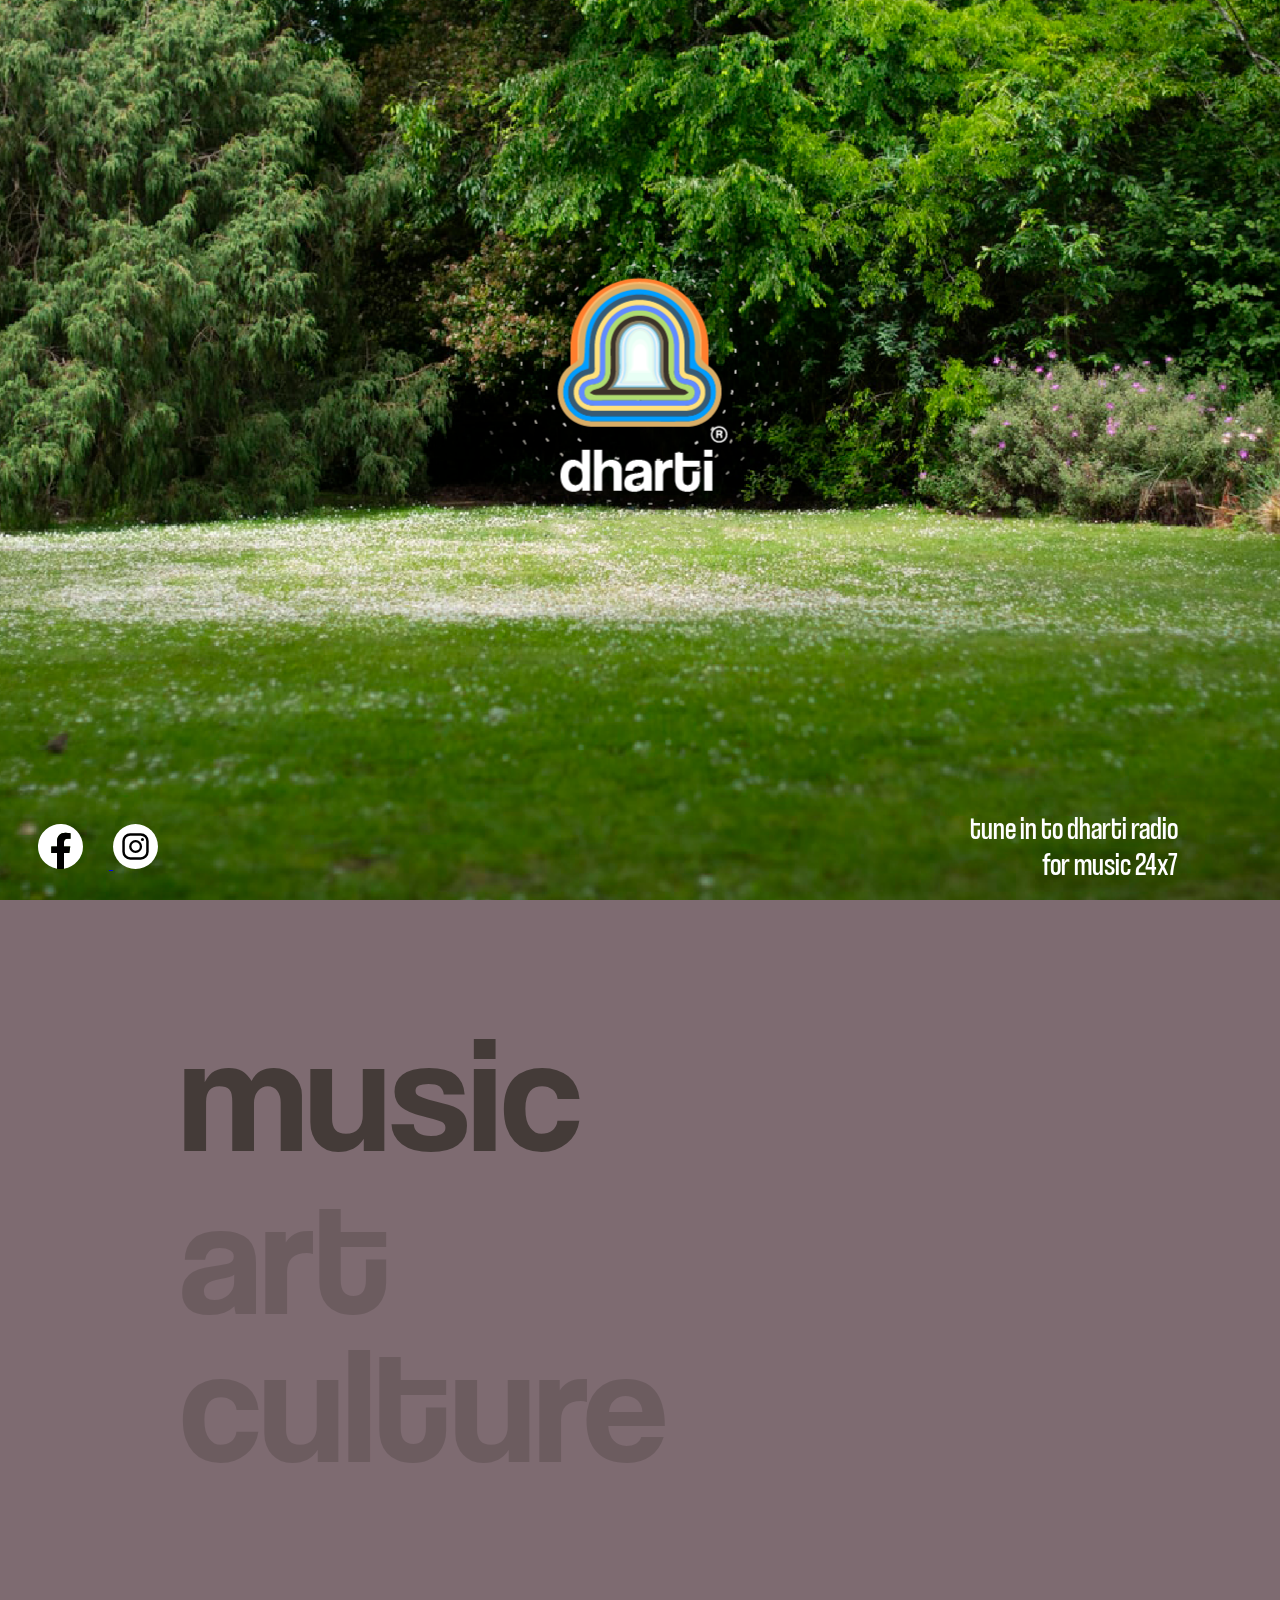
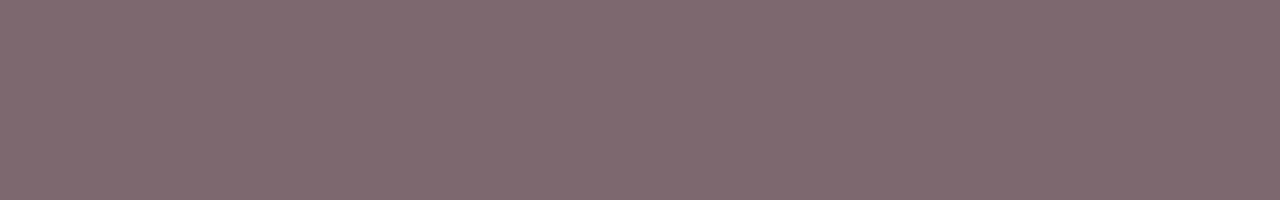
<file: index.html>
<!DOCTYPE html>
<html lang="en">

<head>
    <meta charset="UTF-8">
    <meta name="viewport" content="width=device-width, initial-scale=1.0">
    <meta http-equiv="X-UA-Compatible" content="ie=edge">
    <link rel="stylesheet" href="styles.css">
    <title>
        Dharti Culture
    </title>
    <script src="https://ajax.googleapis.com/ajax/libs/jquery/3.5.1/jquery.min.js"></script>
</head>

<body class="main-background" style='display: block;'>
    <div>
        <div class="main-div" id="main-div">
            <div class="main-logo ">
                <img src="assets/dharti main logo.png" />
            </div>
            <div class="footer">
                <a target="_blank" href="#">
                    <img src="assets/facebook icon.svg" style="height: 5vh; padding-right: 2vw;" />
                </a>
                <a target="_blank" href="#">
                    <img src="assets/Instagram Icon.svg" style="height: 5vh;" />
                </a>

                <div class="radio-link">
                    tune in to dharti radio <br> for music 24x7
                </div>
                <div class="home-radio-player">
                    <script src="https://embed.radio.co/player/ffe9531.js"></script>
                </div>
            </div>
        </div>
        <div class="music-background" onwheel="myFunction(event)">
            <div class="content-div">
                <div>
                    <span class="music">music</span><br>
                    <span class="art">art</span><br>
                    <span class="culture">culture</span>
                    
                </div>
                <div class="inner-content">
                    <div class="music-section">
                        <div class="music-content-div">
                            <div>
                                <p>
                                    dharti radio is a round the clock bohemian station featuring organic
                                    house and downtempo music blended with mystical earth sounds
                                    from around the world. It features weekly fresh mixtapes from wonderful artists who
                                    are
                                    committed to finding their flow and connection
                                    with the earth through love. <br>
                                </p>
                            </div>
                        </div>
                        <div class="music-radio-player">
                            <div>
                                <div class="radio-player">
                                    <span class="dharti-title">dharti <br> radio</span> <br>
                                    <script src="https://embed.radio.co/player/d4cf3db.js"></script>
                                </div>
                            </div>
                        </div>
                        <div>
                            <div class="guest-mixes">
                                <div class="guest-mixes-2">
                                    <span>guest <br> mixes</span> <br>
                                </div>
                                <div>
                                    <img src="assets/tasneem profile picture.png" class="tasneem-pic-align" />
                                </div>
                                <div class="name-highlight">
                                    tasneem
                                </div>
                                <div class="profile-details">
                                    Tasnneem’s December guest mix for Dharti Radio keeps it fresh and
                                    deep with a dreamy selection and super chill vibes.
                                </div>
                            </div>
                        </div>
                        <div>
                            <div class="anu-peace">
                                <div>
                                    <img src="assets/tasneem profile picture.png" class="tasneem-pic-align" />
                                </div>
                                <div class="name-highlight">
                                    anu peace
                                </div>
                                <div class="profile-details">
                                    Anu Peace, a DJ, producer and saxophone player based in Cairo, serves
                                    us fresh downtempo with his December guest mix for Dharti Radio
                                </div>
                            </div>
                        </div>
                    </div>
                    <div class="art-section">
                        <div class="music-content-div">
                            <div>
                                <p>
                                    psychedelic visionary art has the power to make you look beyond, to
                                    look within and discover your own vibration which ultimately heals the
                                    mind, body and soul. as a platform, dharti seeks to commission, nurture
                                    and promote this powerful form of art and more in its products
                                    and activities
                                </p>
                            </div>
                        </div>
                        <div class="featured-artist">
                            <div>
                                <div class="music-content-div" style="color: #443b38; margin-bottom: 0px !important;">
                                    <span>featured artist</span> <br>
                                </div>
                                <div class="guest-mixes-2">
                                    <span>Yantrart Design
                                        <br> Guifre</span> <br>
                                </div>
                            </div>
                        </div>
                        <div>
                            <div class="guest-mixes">

                                <div>
                                    <img src="assets/guifre profile picture.png" class="guifire-pic-align" />
                                </div>
                            </div>
                        </div>
                        <div class="anu-peace">
                            <div class="profile-details">
                                <p>
                                    My name is Guifré Urgell Tasies (Tàrrega, 1988), and I created the Illustration
                                    Studio
                                    YANTRART DESIGN. I am a Spanish freelance illustrator,
                                    artist, and designer with an obsession for the geometry and how it is
                                    related to the natural world we all live in. Expressing my inner visions of
                                    how I understand this geometry, my work explores the realms of the
                                    Sacred Geometry, the Visionary art, the Esoteric, the Occult, the Symbolism,
                                    the psychedelic… I like to charge my pieces with a deep meaning, usually related to
                                    natural elements.
                                </p>
                                <br>
                                <p>
                                    Even though I prefer to work digitally, I also work by hand as
                                    a traditional painter and muralist. I use to work for big apparel brands
                                    worldwide, but most of them are located in the United States. I do also
                                    graphic and logotype design, custom tattoo designs, custom paintings, sculpture
                                    and installations, interior and home decoration, and all I
                                    can to keep improving my skills!
                                </p>
                            </div>
                        </div>
                    </div>
                    <div class="culture-section">
                        <div class="music-content-div">
                            <div>
                                <p>
                                    dharti provides a community space for individuals to share their own
                                    unique powerful stories of finding love and finding truth within themselves. The
                                    more we share these stories one truth with love, the more
                                    it shines one more people and their own inner universe. We use earth
                                    conscious content on dharti radio and loving gatherings in the physical world to
                                    open more hearts and keep them open one present
                                    moment at a time. <br>
                                </p>
                            </div>
                        </div>
                        <div>
                            <div class="guest-mixes">
                                <div class="guest-mixes-2">
                                    <span>podcasts</span> <br>
                                </div>
                                <div class="name-highlight">
                                    Self Discovery with Malak on the Road
                                </div>
                                <div class="profile-details">
                                    Malak is a yogi, traveller and entrepreneur who shares her own unique
                                    story about learning, unlearning, loving and discovering her true self
                                    and creating her business, Organic Dealers based in Jordan.
                                </div>
                            </div>
                        </div>
                        <div>
                            <div class="anu-peace">
                                <div class="name-highlight">
                                    Finding Love with Mario San
                                </div>
                                <div class="profile-details">
                                    Mario San is a music producer and lover of psychedelic art who shares
                                    his story of finding an infinite love deep inside himself and interviewing
                                    mystics from the music and art world on how they love and create
                                    what they love.
                                </div>
                            </div>
                        </div>
                    </div>
                </div>
            </div>
            <div class="music-footer">
                <a target="_blank" href="#">
                    <img src="assets/facebook icon.svg" style="height: 5vh; padding-right: 2vw;" />
                </a>
                <a target="_blank" href="#">
                    <img src="assets/Instagram Icon.svg" style="height: 5vh;" />
                </a> <br>
                <a target="_blank" href="#">
                    <img src="assets/dharti small logo.png" style="height: 9vh;padding-top: 2vh;" />
                </a> <br>
                <a target="_blank" href="#" class="contact-us">contact us</a>
                <a target="_blank" href="#" class="contact-us">collaborations</a>
            </div>
        </div>
    </div>
    <script src="app.js"></script>

</body>

</html>
</file>
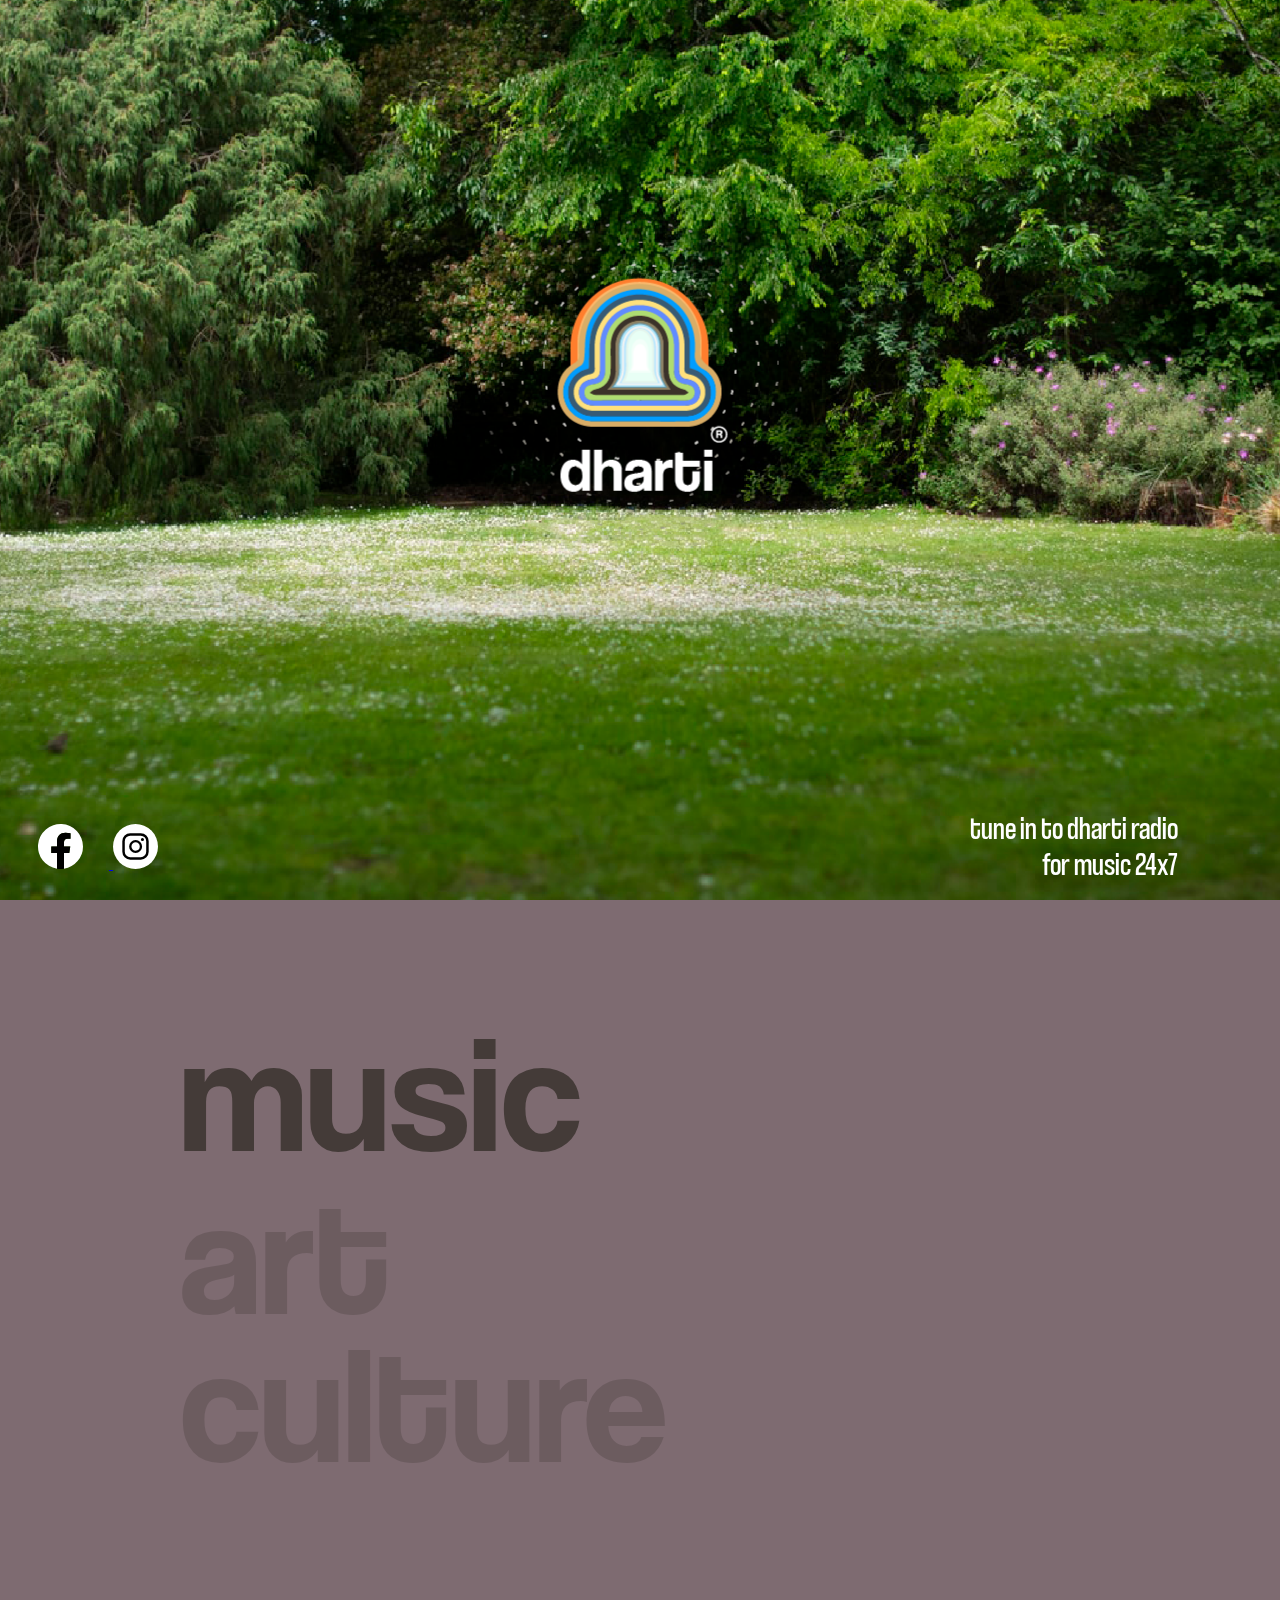
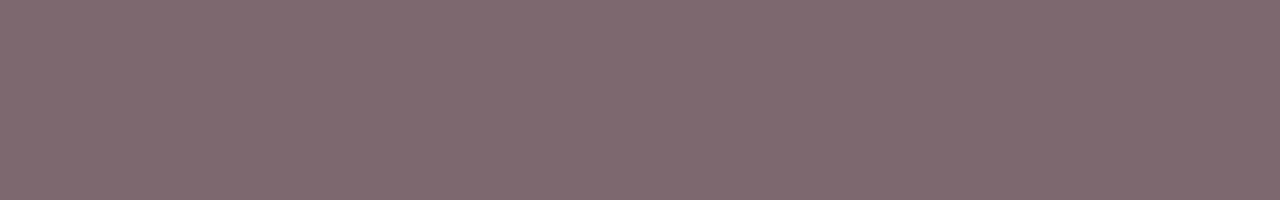
<file: dharti.html>
<!DOCTYPE html>
<html lang="en">

<head>
    <meta charset="UTF-8">
    <meta name="viewport" content="width=device-width, initial-scale=1.0">
    <meta http-equiv="X-UA-Compatible" content="ie=edge">
    <link rel="stylesheet" href="styles.css">
    <title>
        Dharti Culture
    </title>
    <script src="https://ajax.googleapis.com/ajax/libs/jquery/3.5.1/jquery.min.js"></script>
</head>
 
<body class="main-background" style='display: block;'>
    <div>
        <div class="main-div" id="main-div" ondragend="myfunc()">
            <div class="main-logo ">
                <img src="assets/dharti main logo.png" />
            </div>
            <div class="footer" id="footer">
                <a target="_blank" href="#">
                    <img src="assets/facebook icon.svg" style="height: 5vh; padding-right: 2vw;" />
                </a>
                <a target="_blank" href="#">
                    <img src="assets/Instagram Icon.svg" style="height: 5vh;" />
                </a>

                <div class="radio-link" target="_blank" href="#">
                    tune in to dharti radio <br> for music 24x7
                </div>
                <div class="home-radio-player">
                    <script src="https://embed.radio.co/player/3fd9e17.js"></script>
                </div>
            </div>
        </div>
        <div class="music-background">
            <div class=" content-div">
                <div>
                    <span class="music">music</span><br>
                    <span class="art">art</span><br>
                    <span class="culture">culture</span>
                </div>
                <div class="inner-content">
                    <div class="music-section">
                        <div class="music-content-div">
                            <div>
                                <p>
                                    dharti radio is a round the clock bohemian station featuring organic
                                    house and downtempo music blended with mystical earth sounds
                                    from around the world. It features weekly fresh mixtapes from wonderful artists who
                                    are
                                    committed to finding their flow and connection 
                                    with the earth through love. <br>
                                </p>
                            </div>
                        </div>
                        <div class="music-radio-player">
                            <div>
                                <div class="music-title">music</div>
                                <div class="radio-player">
                                    <span class="dharti-title">dharti <br> radio</span> <br>
                                    <script src="https://embed.radio.co/player/d4cf3db.js"></script>
                                </div>
                            </div>
                        </div>
                        <div>
                            <div class="guest-mixes">
                                <div class="guest-mixes">
                                    <span>guest <br> mixes</span> <br>
                                </div>
                                <div>
                                    <img src="assets/tasneem profile picture.png" class="tasneem-pic-align" />
                                </div>
                                <div class="name-highlight">
                                    tasneem
                                </div>
                                <div class="profile-details">
                                    Tasnneem’s December guest mix for Dharti Radio keeps it fresh and
                                    deep with a dreamy selection and super chill vibes.
                                </div>
                            </div>
                        </div>
                        <div>
                            <div class="anu-peace">
                                <div>
                                    <img src="assets/tasneem profile picture.png" class="tasneem-pic-align" />
                                </div>
                                <div class="anu-name-highlight">
                                    anu peace
                                </div>
                                <div class="profile-details">
                                    Anu Peace, a DJ, producer and saxophone player based in Cairo, serves
                                    us fresh downtempo with his December guest mix for Dharti Radio
                                </div>
                            </div>
                        </div>
                    </div>
                    <div class="art-section">
                        <div class="music-content-div">
                            <div>
                                <p>
                                    psychedelic visionary art has the power to make you look beyond, to
                                    look within and discover your own vibration which ultimately heals the
                                    mind, body and soul. as a platform, dharti seeks to commission, nurture 
                                    and promote this powerful form of art and more in its products
                                    and activities
                                </p>
                            </div>
                        </div>
                        <div class="featured-artist">
                            <div>
                                <div class="music-title">art</div>
                                <div class="radio-player">
                                    <span>featured
                                        <br> artist</span> <br>
                                </div>
                                <div class="yantrart">
                                    <span>Yantrart Design
                                        <br> Guifre</span> <br>
                                </div>
                            </div>
                        </div>
                        <div>
                            <div class="guest-mixes">

                                <div>
                                    <img src="assets/guifre profile picture.png" class="guifire-pic-align" />
                                </div>
                            </div>
                        </div>
                        <div class="anu-peace">
                            <div class="profile-details">
                                <p>
                                    My name is Guifré Urgell Tasies (Tàrrega, 1988), and I created the Illustration
                                    Studio
                                    YANTRART DESIGN. I am a Spanish freelance illustrator,
                                    artist, and designer with an obsession for the geometry and how it is
                                    related to the natural world we all live in. Expressing my inner visions of
                                    how I understand this geometry, my work explores the realms of the
                                    Sacred Geometry, the Visionary art, the Esoteric, the Occult, the Symbolism,
                                    the psychedelic… I like to charge my pieces with a deep meaning, usually related to
                                    natural elements.
                                </p>
                                <br>
                                <p>
                                    Even though I prefer to work digitally, I also work by hand as
                                    a traditional painter and muralist. I use to work for big apparel brands
                                    worldwide, but most of them are located in the United States. I do also
                                    graphic and logotype design, custom tattoo designs, custom paintings, sculpture
                                    and installations, interior and home decoration, and all I
                                    can to keep improving my skills!
                                </p>
                            </div>
                        </div>
                    </div>
                    <div class="culture-section">
                        <div class="music-content-div">
                            <div>
                                <p>
                                    psychedelic visionary art has the power to make you look beyond, to
                                    look within and discover your own vibration which ultimately heals the <br>
                                    mind, body and soul. as a platform, dharti seeks to commission, nurture <br>
                                    and promote this powerful form of art and more in its products <br>
                                    and activities <br>
                                </p>
                            </div>
                        </div>
                        <div class="featured-artist">
                            <div>
                                <div class="music-title">art</div>
                                <div class="radio-player">
                                    <span>featured
                                        <br> artist</span> <br>
                                </div>
                                <div class="yantrart">
                                    <span>Yantrart Design
                                        <br> Guifre</span> <br>
                                </div>
                            </div>
                        </div>
                        <div>
                            <div class="guest-mixes">

                                <div>
                                    <img src="assets/guifre profile picture.png" class="gunfire-pic-align" />
                                </div>
                            </div>
                        </div>
                        <div class="anu-peace">
                            <div class="profile-details">
                                <p>
                                    My name is Guifré Urgell Tasies (Tàrrega, 1988), and I created the Illustration
                                    Studio
                                    <br>
                                    YANTRART DESIGN. I am a Spanish freelance illustrator, <br>
                                    artist, and designer with an obsession for the geometry and how it is <br>
                                    related to the natural world we all live in. Expressing my inner visions of <br>
                                    how I understand this geometry, my work explores the realms of the <br>
                                    Sacred Geometry, the Visionary art, the Esoteric, the Occult, the Symbolism, <br>
                                    the psychedelic… I like to charge my pieces with a deep meaning, usually related to
                                    <br>
                                    natural elements. <br>
                                </p>
                                <p>
                                    Even though I prefer to work digitally, I also work by hand as<br>
                                    a traditional painter and muralist. I use to work for big apparel brands <br>
                                    worldwide, but most of them are located in the United States. I do also <br>
                                    graphic and logotype design, custom tattoo designs, custom paintings, sculpture <br>
                                    and installations, interior and home decoration, and all I <br>
                                    can to keep improving my skills! <br>
                                </p>
                            </div>
                        </div>
                    </div>
                </div>
            </div>
        </div>
    </div>
    <script src="app.js"></script>

</body>

</html>
</file>
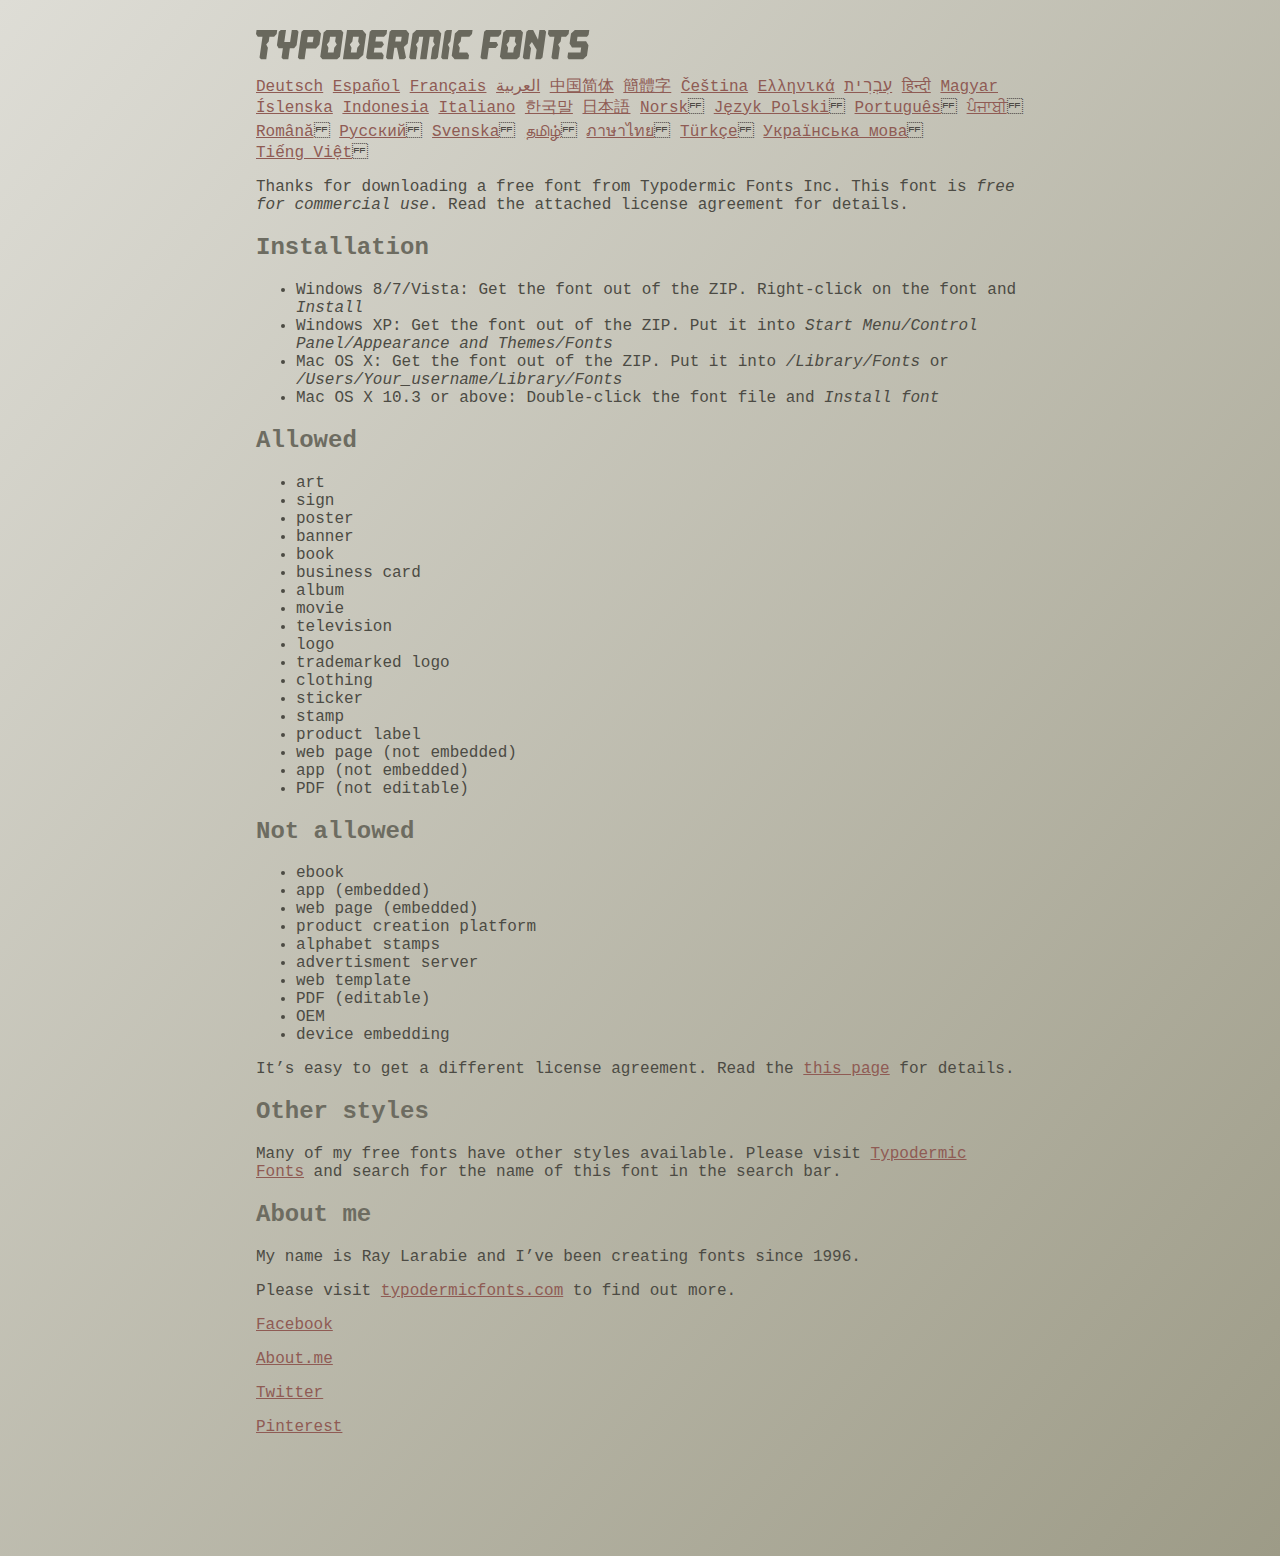
<file: assets/coolvetica/read-this.html>
<head>
<meta http-equiv="Content-Type" content="text/html; charset=utf-8">
<title>Typodermic Fonts Inc. Freeware Font instructions 2014</title>
<style type="text/css">
body {
	margin:30px 20% 120px 20%;
	padding:0px;
	font-family:Consolas, Courier, sans-serif;
	color:#4c4b44;
	background-color:#c2c1b3;

/* IE10 Consumer Preview */ 
background-image: -ms-linear-gradient(top left, #DEDDD6 0%, #9D9B87 100%);

/* Mozilla Firefox */ 
background-image: -moz-linear-gradient(top left, #DEDDD6 0%, #9D9B87 100%);

/* Opera */ 
background-image: -o-linear-gradient(top left, #DEDDD6 0%, #9D9B87 100%);

/* Webkit (Safari/Chrome 10) */ 
background-image: -webkit-gradient(linear, left top, right bottom, color-stop(0, #DEDDD6), color-stop(1, #9D9B87));

/* Webkit (Chrome 11+) */ 
background-image: -webkit-linear-gradient(top left, #DEDDD6 0%, #9D9B87 100%);

/* W3C Markup, IE10 Release Preview */ 
background-image: linear-gradient(to bottom right, #DEDDD6 0%, #9D9B87 100%);

	}
h2 {color:#6d6c61;}
a {color:#8f5b54;}
a:hover {color:#ffffff; background-color:#9a998c;}
</style>
</head>

<body>

<svg width="350px" height="30px">
	<path fill="#69685D" d="M0,4.006L0.554,0h20.674l-0.553,4.006l-2.559,2.772h-4.688l-0.682,4.816l-2.515,3.026l1.663,3.07
		l-1.62,11.594H4.987l-1.448-1.79l2.94-20.716H1.791L0,4.006z"/>
	<path fill="#69685D" d="M35.8,0h5.285l1.408,1.791l-1.876,13.343l-2.515,3.111h-4.264l-1.534,11.04h-5.286l-1.449-1.79l1.322-9.25
		h-4.263l-1.705-3.111l1.875-13.343L24.76,0h5.242l-1.706,12.064h5.799L35.8,0z"/>
	<path fill="#69685D" d="M62.09,0l2.899,3.453L63.412,14.58l-3.496,3.962h-9.805l-1.491,10.742h-5.244l-1.493-1.79l3.625-25.704
		L47.469,0H62.09z M50.965,12.362h5.797l0.81-5.583h-5.799L50.965,12.362z"/>
	<path fill="#69685D" d="M64.256,26.642l3.367-24.041L70.523,0h14.664l2.132,2.601l-3.368,24.041l-2.856,2.643H66.431L64.256,26.642
		z M73.335,11.595l-2.514,3.026l1.663,3.07l-0.683,4.816H77.6l0.68-4.816l2.516-3.07l-1.663-3.026l0.681-4.816h-5.796L73.335,11.595
		z"/>
	<path fill="#69685D" d="M86.926,29.285L91.017,0h15.518l3.581,4.307l-2.899,20.673l-4.774,4.305H86.926z M96.345,11.595
		l-2.515,3.026l1.664,3.07l-0.683,4.816h5.798l0.681-4.816l2.516-3.07l-1.663-3.026l0.681-4.816h-5.796L96.345,11.595z"/>
	<path fill="#69685D" d="M127.114,29.285h-15.473l-1.492-1.79l3.624-25.704L115.731,0h15.389l-0.554,4.006l-2.557,2.772h-7.971
		l-0.684,4.816h6.906l1.662,3.026l-2.515,3.111h-6.905l-0.683,4.775h8.057l1.791,2.771L127.114,29.285z"/>
	<path fill="#69685D" d="M150.21,0l2.898,3.453l-1.405,9.977l-3.881,3.452l2.217,10.613l-1.748,1.79h-4.944l-2.387-11.553h-2.6
		l-1.622,11.553h-5.241l-1.493-1.79l3.624-25.704L135.588,0H150.21z M145.691,6.779h-5.796l-0.683,4.816h5.799L145.691,6.779z"/>
	<path fill="#69685D" d="M159.92,29.285h-5.242l-1.492-1.79l3.41-24.042L160.432,0h21.911l2.897,3.453l-3.409,24.042l-1.876,1.79
		h-5.284l1.617-11.594l2.517-3.07l-1.662-3.026l0.681-4.816h-4.092l-3.154,22.506h-6.522l3.155-22.506h-4.134l-0.683,4.816
		l-2.515,3.026l1.663,3.07L159.92,29.285z"/>
	<path fill="#69685D" d="M191.879,29.285h-5.244l-1.492-1.79l3.624-25.704L190.728,0h5.242l-1.619,11.595l-2.516,3.026l1.663,3.07
		L191.879,29.285z"/>
	<path fill="#69685D" d="M213.018,25.279l-0.554,4.006h-13.854l-2.899-3.494l3.156-22.338L202.702,0h13.854l-0.555,4.006
		l-2.558,2.772h-8.1l-0.683,4.816l-2.515,3.026l1.663,3.07l-0.683,4.816h8.1L213.018,25.279z"/>
	<path fill="#69685D" d="M226.007,29.285l-1.492-1.79l3.624-25.704L230.1,0h15.473l-0.554,4.006l-2.557,2.772h-8.058l-0.724,5.115
		h6.818l1.664,3.07l-2.557,3.11h-6.82l-1.535,11.211H226.007z"/>
	<path fill="#69685D" d="M243.903,26.642l3.368-24.041L250.17,0h14.663l2.131,2.601l-3.367,24.041l-2.855,2.643h-14.664
		L243.903,26.642z M252.983,11.595l-2.516,3.026l1.662,3.07l-0.681,4.816h5.796l0.684-4.816l2.515-3.07l-1.664-3.026l0.684-4.816
		h-5.798L252.983,11.595z"/>
	<path fill="#69685D" d="M280.639,19.822l-4.731-7.758l-2.516,3.069l1.662,3.069l-1.533,11.082h-5.244l-1.493-1.79l3.626-25.704
		L272.37,0h4.773l4.902,9.677L283.41,0h5.285l1.407,1.791l-3.623,25.704l-1.877,1.79h-5.285L280.639,19.822z"/>
	<path fill="#69685D" d="M291.926,4.006L292.48,0h20.674l-0.554,4.006l-2.557,2.772h-4.691l-0.681,4.816l-2.516,3.026l1.664,3.07
		l-1.621,11.594h-5.285l-1.451-1.79l2.942-20.716h-4.689L291.926,4.006z"/>
	<path fill="#69685D" d="M325.168,17.478h-9.209l-2.387-3.923l1.45-10.102L318.857,0h14.452l-0.682,4.86l-1.621,1.918h-9.506
		l-0.64,4.561h9.208l2.388,3.878l-1.493,10.572l-3.836,3.494h-14.579l-1.107-1.917l0.682-4.86h12.362L325.168,17.478z"/>
</svg>

<br>

<p translate="no">

<a href="http://translate.google.com/translate?hl=en&sl=en&tl=de&u=http://typodermicfonts.com/wp-content/uploads/2014/02/read-this.html&sandbox=0&usg=ALkJrhivq6___mill12Uw6fPvMWyJxstkw">Deutsch</a>

<a href="http://translate.google.com/translate?hl=en&sl=en&tl=es&u=http://typodermicfonts.com/wp-content/uploads/2014/02/read-this.html&sandbox=0&usg=ALkJrhjAt3cpinDeMTX6Ro8UcZFqaE8K5Q">Español</a>

<a href="http://translate.google.com/translate?hl=en&sl=en&tl=fr&u=http://typodermicfonts.com/wp-content/uploads/2014/02/read-this.html&sandbox=0&usg=ALkJrhjObLPhFyyhwigF-dBoOZ3eXYdDsw">Français</a>

<a href="http://translate.google.com/translate?hl=en&sl=en&tl=ar&u=http://typodermicfonts.com/wp-content/uploads/2014/02/read-this.html&sandbox=0&usg=ALkJrhg2hs-st3zodt-AjmoeuPHfyJsTEg">العربية</a>

<a href="http://translate.google.com/translate?hl=en&sl=en&tl=zh-CN&u=http://typodermicfonts.com/wp-content/uploads/2014/02/read-this.html&sandbox=0&usg=ALkJrhiilVnjG1Ks0DN7UyRqbKExhxAT-Q">中国简体</a>

<a href="http://translate.google.com/translate?hl=en&sl=en&tl=zh-TW&u=http://typodermicfonts.com/wp-content/uploads/2014/02/read-this.html&sandbox=0&usg=ALkJrhiSCPRAYToARlHI4kxIK9eCIFKQhw">簡體字</a>

<a href="http://translate.google.com/translate?hl=en&sl=en&tl=cs&u=http://typodermicfonts.com/wp-content/uploads/2014/02/read-this.html&sandbox=0&usg=ALkJrhj3z2HOOmCXLT-ApYW2SCeBvTGvTA">Čeština</a>

<a href="http://translate.google.com/translate?hl=en&sl=en&tl=el&u=http://typodermicfonts.com/wp-content/uploads/2014/02/read-this.html&sandbox=0&usg=ALkJrhhoORG-43TvZ2NVrll3T0oyOZE0VA">Ελληνικά</a>

<a href="http://translate.google.com/translate?hl=en&sl=en&tl=iw&u=http://typodermicfonts.com/wp-content/uploads/2014/02/read-this.html&sandbox=0&usg=ALkJrhiP4kLXdDxVNuV6-9tHJ8Tbt-1xKw">עִבְרִית</a>

<a href="http://translate.google.com/translate?hl=en&sl=en&tl=hi&u=http://typodermicfonts.com/wp-content/uploads/2014/02/read-this.html&sandbox=0&usg=ALkJrhhJmUufReWrMTSaGKPPOqV7q5jpGQ">हिन्दी</a>

<a href="http://translate.google.com/translate?hl=en&sl=en&tl=hu&u=http://typodermicfonts.com/wp-content/uploads/2014/02/read-this.html&sandbox=0&usg=ALkJrhgfcL_UwP3jkr6Vvq35rkhETFuTug">Magyar</a>

<a href="http://translate.google.com/translate?hl=en&sl=en&tl=is&u=http://typodermicfonts.com/wp-content/uploads/2014/02/read-this.html&sandbox=0&usg=ALkJrhjpK9lELyRP50Vv3RNgqCJDb6d-GQ">Íslenska</a>

<a href="http://translate.google.com/translate?hl=en&sl=en&tl=id&u=http://typodermicfonts.com/wp-content/uploads/2014/02/read-this.html&sandbox=0&usg=ALkJrhiExV3gmyXBUVqcwNiGiUWQSRrgIQ">Indonesia</a>

<a href="http://translate.google.com/translate?hl=en&sl=en&tl=it&u=http://typodermicfonts.com/wp-content/uploads/2014/02/read-this.html&sandbox=0&usg=ALkJrhgMr2_uulaLYRSFz8C34rtcbN6XEg">Italiano</a>

<a href="http://translate.google.com/translate?hl=en&sl=en&tl=ko&u=http://typodermicfonts.com/wp-content/uploads/2014/02/read-this.html&sandbox=0&usg=ALkJrhhl_nNXiOMIiBERq879UXH1XYfZGw">한국말</a>

<a href="http://translate.google.com/translate?hl=en&ie=UTF8&prev=_t&sl=en&tl=ja&u=http://typodermicfonts.com/wp-content/uploads/2014/02/read-this.html&sandbox=0&usg=ALkJrhi2FvSFgSUub72-Sq2moIRAosCiLA">日本語</a>

<a href="http://translate.google.com/translate?hl=en&sl=en&tl=no&u=http://typodermicfonts.com/wp-content/uploads/2014/02/read-this.html&sandbox=0&usg=ALkJrhhnf9AGd5hfxwA04e1w-tfYPha1ww">Norsk</a>
<a href="http://translate.google.com/translate?hl=en&sl=en&tl=pl&u=http://typodermicfonts.com/wp-content/uploads/2014/02/read-this.html&sandbox=0&usg=ALkJrhjZTe5eJRrZffLe0zgqEHPrMb8pOQ">Język&nbsp;Polski</a>
<a href="http://translate.google.com/translate?hl=en&sl=en&tl=pt-BR&u=http://typodermicfonts.com/wp-content/uploads/2014/02/read-this.html&sandbox=0&usg=ALkJrhg-zp3i6AcZCv02ONjZ5YvkcCFDBw">Português</a>
<a href="http://translate.google.com/translate?hl=en&sl=en&tl=pa&u=http://typodermicfonts.com/wp-content/uploads/2014/02/read-this.html&sandbox=0&usg=ALkJrhhPEMoYvW59_DJT7y6fxgG2IMh23A">ਪੰਜਾਬੀ</a>
<a href="http://translate.google.com/translate?hl=en&sl=en&tl=ro&u=http://typodermicfonts.com/wp-content/uploads/2014/02/read-this.html&sandbox=0&usg=ALkJrhgD0R8zxuQQh-YmFpQTJdvjhAYm2A">Română</a>
<a href="http://translate.google.com/translate?hl=en&sl=en&tl=ru&u=http://typodermicfonts.com/wp-content/uploads/2014/02/read-this.html&sandbox=0&usg=ALkJrhgI6c7Pd-FCcipT4xc2NPTefj5JJg">Русский</a>
<a href="http://translate.google.com/translate?hl=en&sl=en&tl=sv&u=http://typodermicfonts.com/wp-content/uploads/2014/02/read-this.html&sandbox=0&usg=ALkJrhhA8gW_-rjCbZQ5TK46zFMB3_StEQ">Svenska</a>
<a href="http://translate.google.com/translate?hl=en&sl=en&tl=ta&u=http://typodermicfonts.com/wp-content/uploads/2014/02/read-this.html&sandbox=0&usg=ALkJrhiwxxCEPzu3pHBXP-fbTZaOzYqe3g">தமிழ்</a>
<a href="http://translate.google.com/translate?hl=en&sl=en&tl=th&u=http://typodermicfonts.com/wp-content/uploads/2014/02/read-this.html&sandbox=0&usg=ALkJrhjP1N1DRUB1M81k5mi5KnRtt5C2-Q">ภาษาไทย</a>
<a href="http://translate.google.com/translate?hl=en&sl=en&tl=tr&u=http://typodermicfonts.com/wp-content/uploads/2014/02/read-this.html&sandbox=0&usg=ALkJrhiTYbD039OWznCcGyQnMy89_v-1gA">Türkçe</a>
<a href="http://translate.google.com/translate?hl=en&sl=en&tl=uk&u=http%3A%2F%2Ftypodermicfonts.com%2Fwp-content%2Fuploads%2F2014%2F02%2Fread-this.html">Українська&nbsp;мова</a>
<a href="http://translate.google.com/translate?hl=en&sl=en&tl=vi&u=http://typodermicfonts.com/wp-content/uploads/2014/02/read-this.html&sandbox=0&usg=ALkJrhirTQPOLCZognLpxOvJQT_158y07A">Tiếng&nbsp;Việt</a>
</p>


<p>Thanks for downloading a free font from <span translate="no">Typodermic Fonts Inc.</span> This font is <em>free for commercial use</em>. Read the attached license agreement for details.</p>


<h2>Installation</h2>

<ul>
<li>Windows 8/7/Vista: Get the font out of the ZIP. Right-click on the font and <em>Install</em>
<li>Windows XP: Get the font out of the ZIP. Put it into <cite translate="no">Start Menu/Control Panel/Appearance and Themes/Fonts</cite>
<li>Mac OS X: Get the font out of the ZIP. Put it into <cite translate="no">/Library/Fonts</cite> or <cite translate="no">/Users/Your_username/Library/Fonts</cite>
<li>Mac OS X 10.3 or above: Double-click the font file and <em>Install font</em>
</ul>


<h2>Allowed</h2>

<ul>
<li>art
<li>sign
<li>poster
<li>banner
<li>book
<li>business card
<li>album
<li>movie
<li>television
<li>logo
<li>trademarked logo
<li>clothing
<li>sticker
<li>stamp
<li>product label
<li>web page (not embedded)
<li>app (not embedded)
<li>PDF (not editable)
</ul>

<h2>Not allowed</h2>

<ul>
<li>ebook
<li>app (embedded)
<li>web page (embedded)
<li>product creation platform
<li>alphabet stamps
<li>advertisment server
<li>web template
<li>PDF (editable)
<li>OEM
<li>device embedding
</ul>

<p>It&rsquo;s easy to get a different license agreement. Read the <a href="http://typodermicfonts.com/custom/">this page</a> for details.</p>

<h2>Other styles</h2>

<p>Many of my free fonts have other styles available. Please visit <a href="http://typodermicfonts.com">Typodermic Fonts</a> and search for the name of this font in the search bar.</p>


<h2>About me</h2>

<p>My name is <span translate="no">Ray Larabie</span> and I&rsquo;ve been creating fonts since 1996.</p>

<p>Please visit <a href="http://typodermicfonts.com">typodermicfonts.com</a> to find out more.</p>

<p translate="no"><a href="https://www.facebook.com/pages/Typodermic-Fonts/7153899975">Facebook</a></p>
<p translate="no"><a href="http://about.me/raylarabie/#">About.me</a></p>
<p translate="no"><p><a href="https://twitter.com/typodermic">Twitter</a></p>
<p translate="no"><p><a href="http://www.pinterest.com/plywood747/">Pinterest</a></p>

</body>
</file>
<file: styles.css>
@import url("music.css");
@import url("art.css");
@import url("culture.css");
@import url('mobile_potrait.css');
@import url('tablet_potrait.css');
@import url('mobile_tablet_landscape.css');

@font-face {
  font-family: "coolvetica";
  src: url("assets/coolvetica/coolvetica\ rg.ttf");
}
@font-face {
  font-family: "coolvetica-condensed";
  src: url("assets/coolvetica/coolvetica\ condensed\ rg.ttf");
}
@font-face {
  font-family: "coolvetica-compressed";
  src: url("assets/coolvetica/coolvetica\ compressed\ rg.ttf");
}

* {
  box-sizing: border-box;
    margin: 0;
  padding: 0;
}
  
  body, html {
    margin: 0;
    scroll-behavior: smooth;
    text-decoration: none;
  }


  .main-div {
    background-image: url("assets/main.png");
    height: 100vh;
    width: 100vw;
    background-attachment: fixed;
    background-position: center center;
    background-size: cover;
    position: relative;
    z-index: 99;
  }

  .main-logo {
    opacity: 0;
    text-align: center;
    top: 50%;
    left: 50%;
    transform: translate(-50%, -75%);
    background-attachment: fixed;
    position: fixed;
  }

  .footer {
    opacity: 0;
    position: fixed;
    bottom: 3vh;
    left: 3vw;
    background-attachment: fixed;
    width: 100vw;
  }

  .music-footer {
    opacity: 0;
    position: fixed;
    bottom: 3vh;
    left: 12vw;
    background-attachment: fixed;
    width: 100vw;
  }
  .content-div .footer {
    position: relative !important;
    width: 100% !important;
    left: 1vh !important;
  }

  .home-radio-player {
    position: fixed;
    width: 200px;
    margin-bottom: 2vh;
    margin-right: -4vh;
    bottom: 0;
    right: 0;
  }

  .radio-link {
    right: 8vw;
    position: fixed;
    bottom: 1.5vw;
    background-attachment: fixed;
    font-family: "coolvetica-condensed";
    text-align-last: right;
    font-size: xx-large;
    color: white;
    line-height: 4vh;
  }

  .contact-us {
    padding-right: 2vh;
    color: white;
    text-decoration: none;
    font-family: 'coolvetica';
    cursor: pointer;
  }

::-webkit-scrollbar {
    width: 0px;
    background: transparent; /* make scrollbar transparent */
}
</file>
